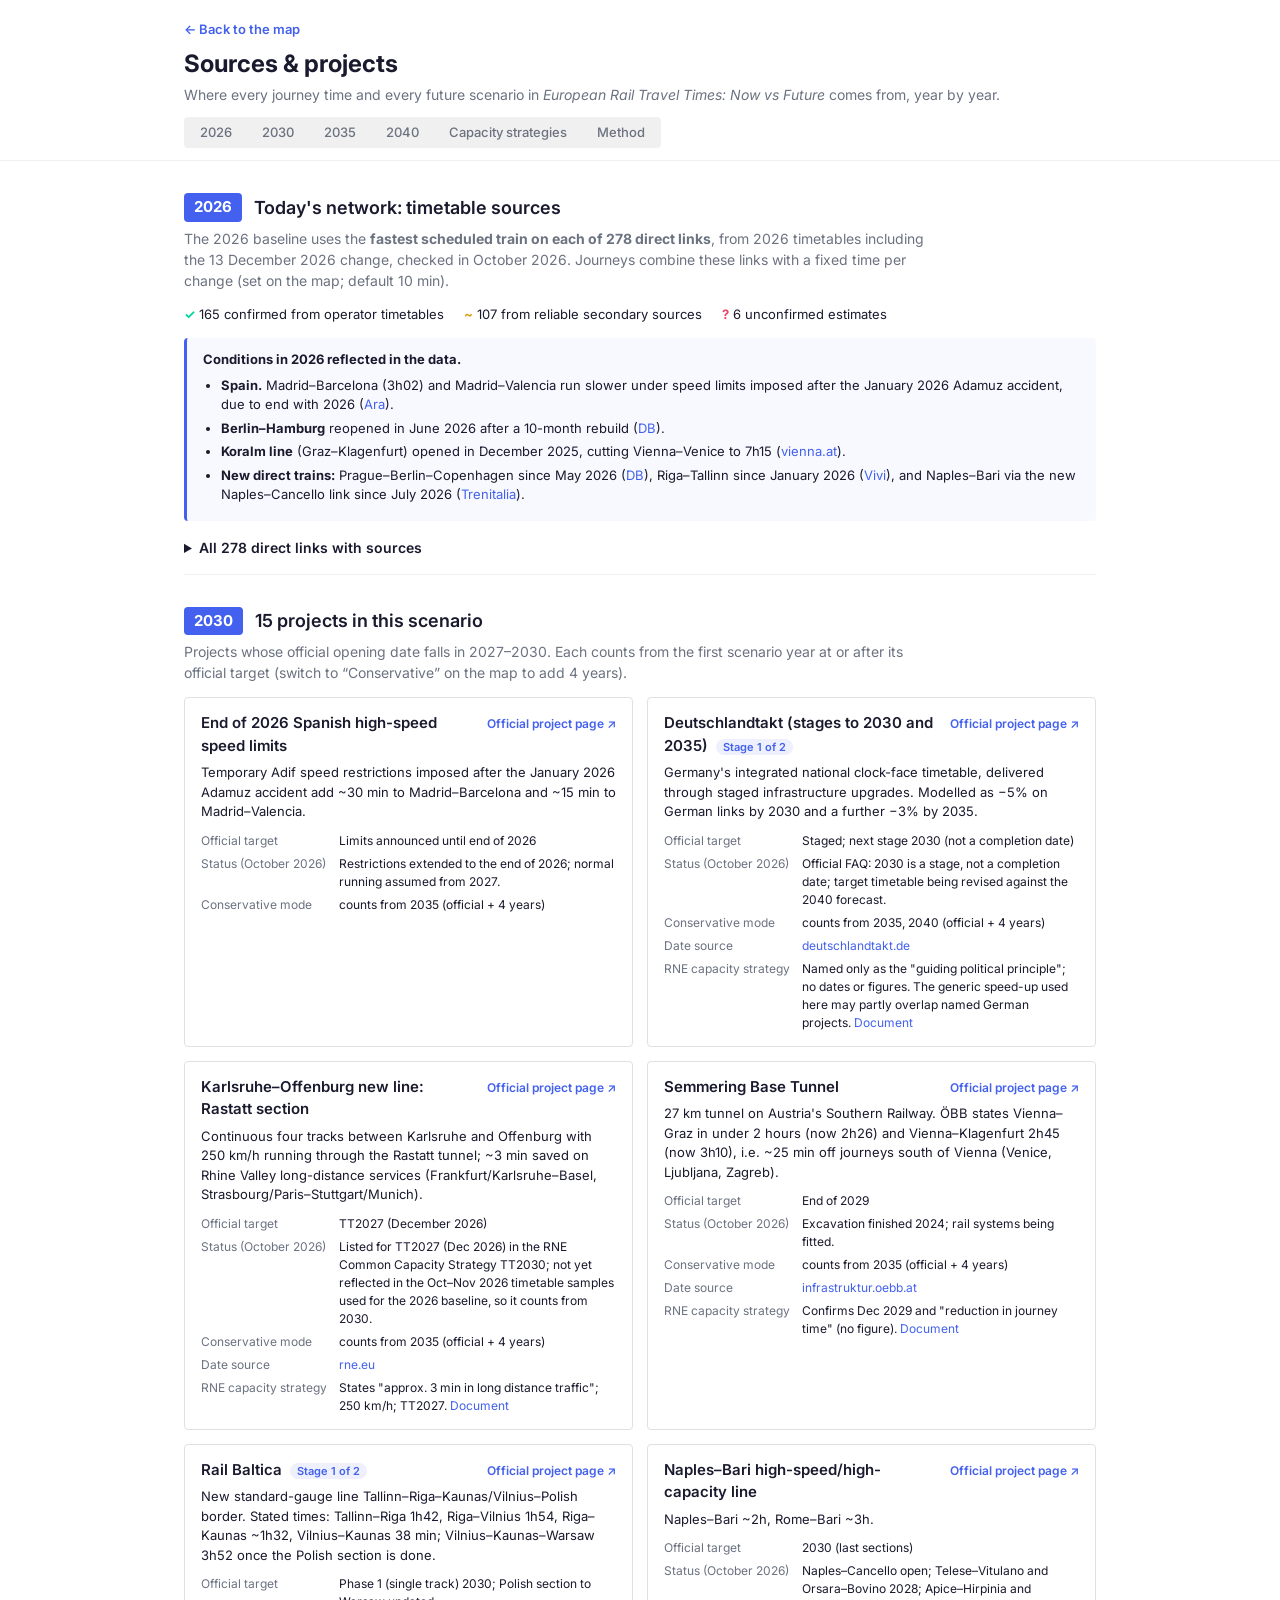
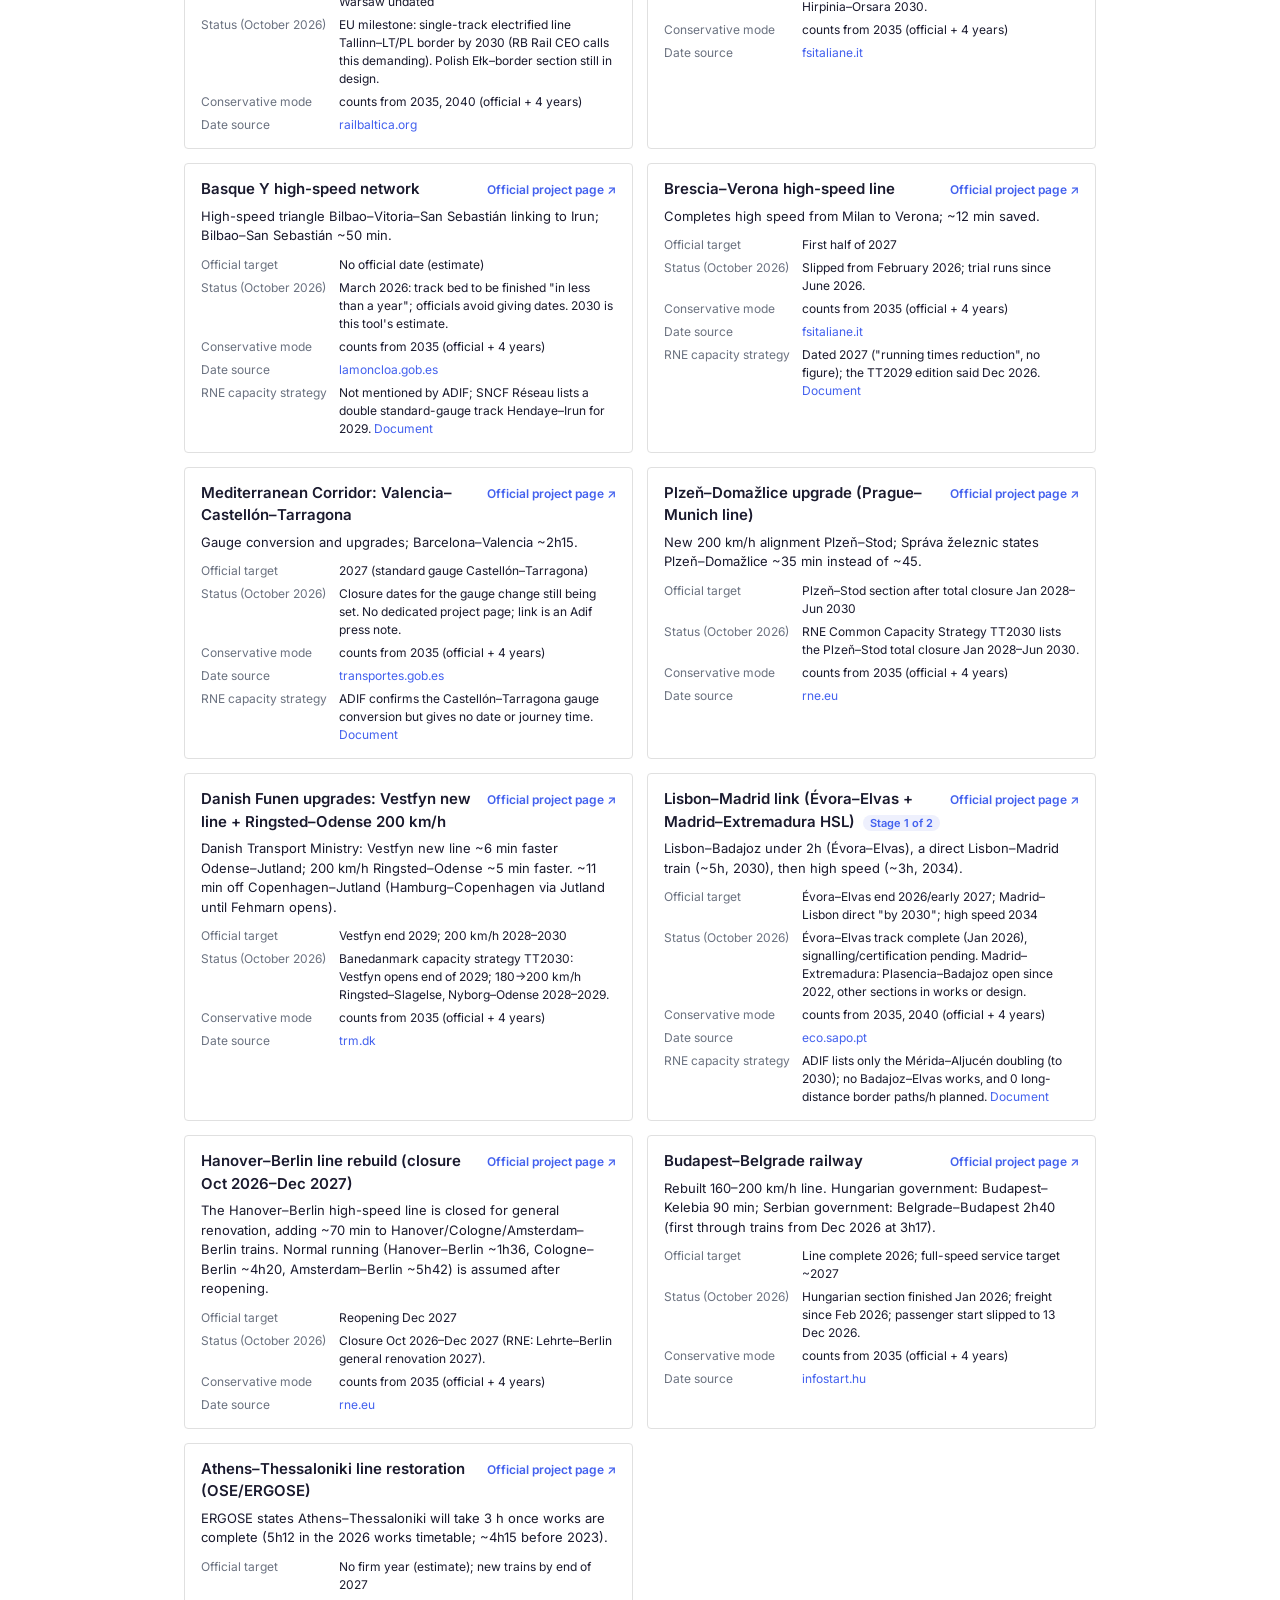
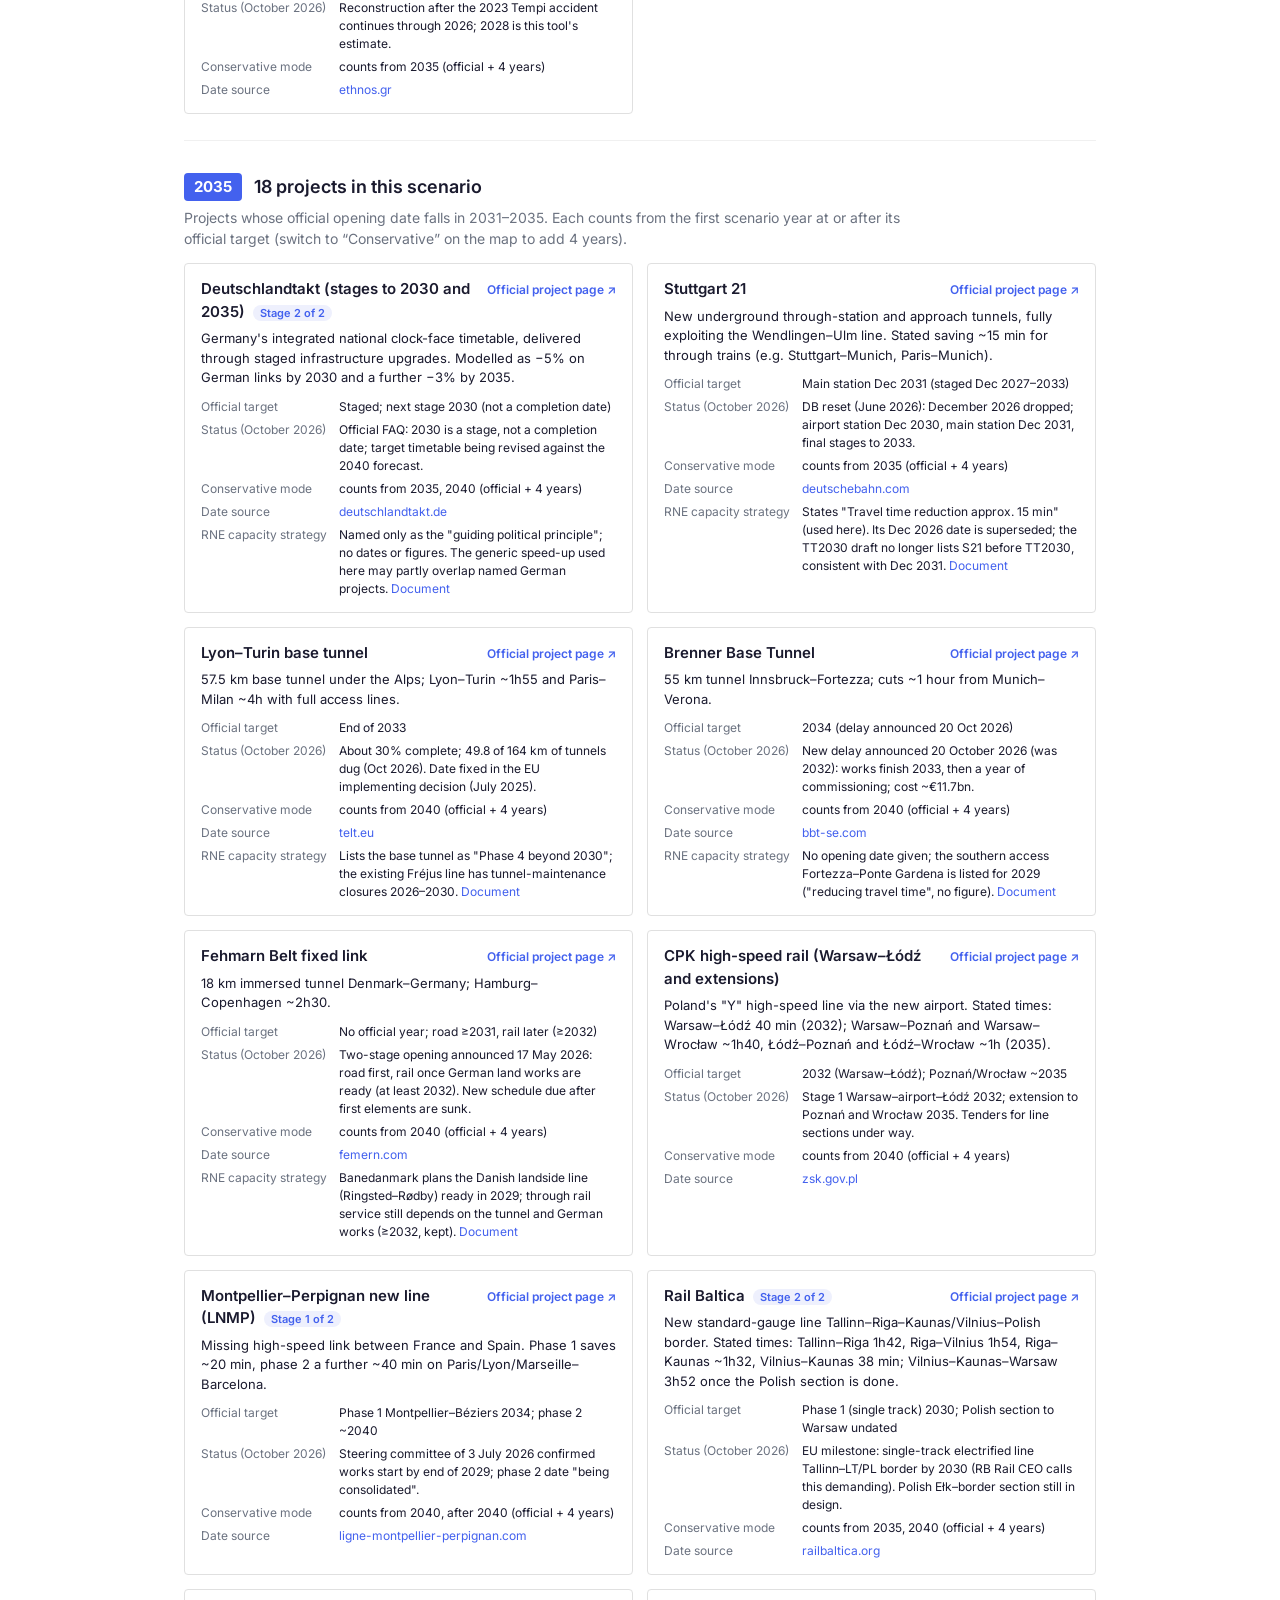
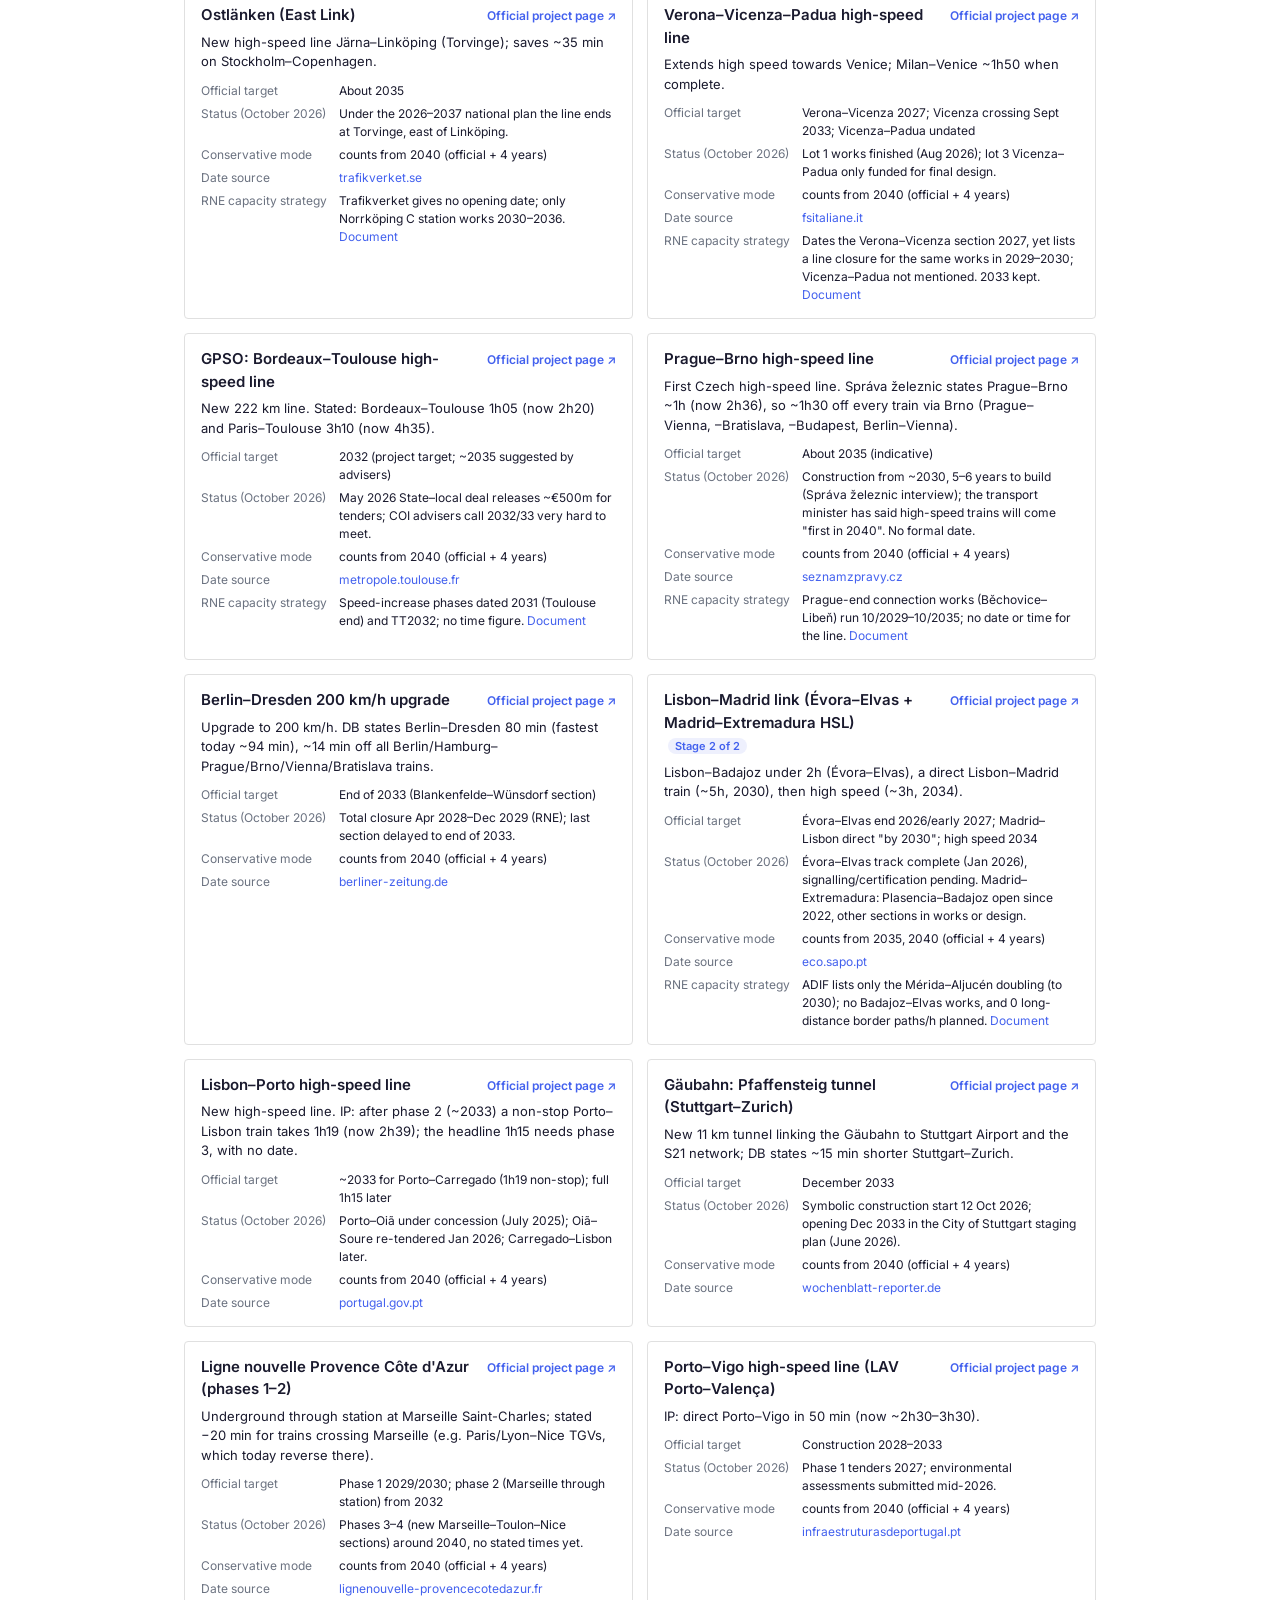
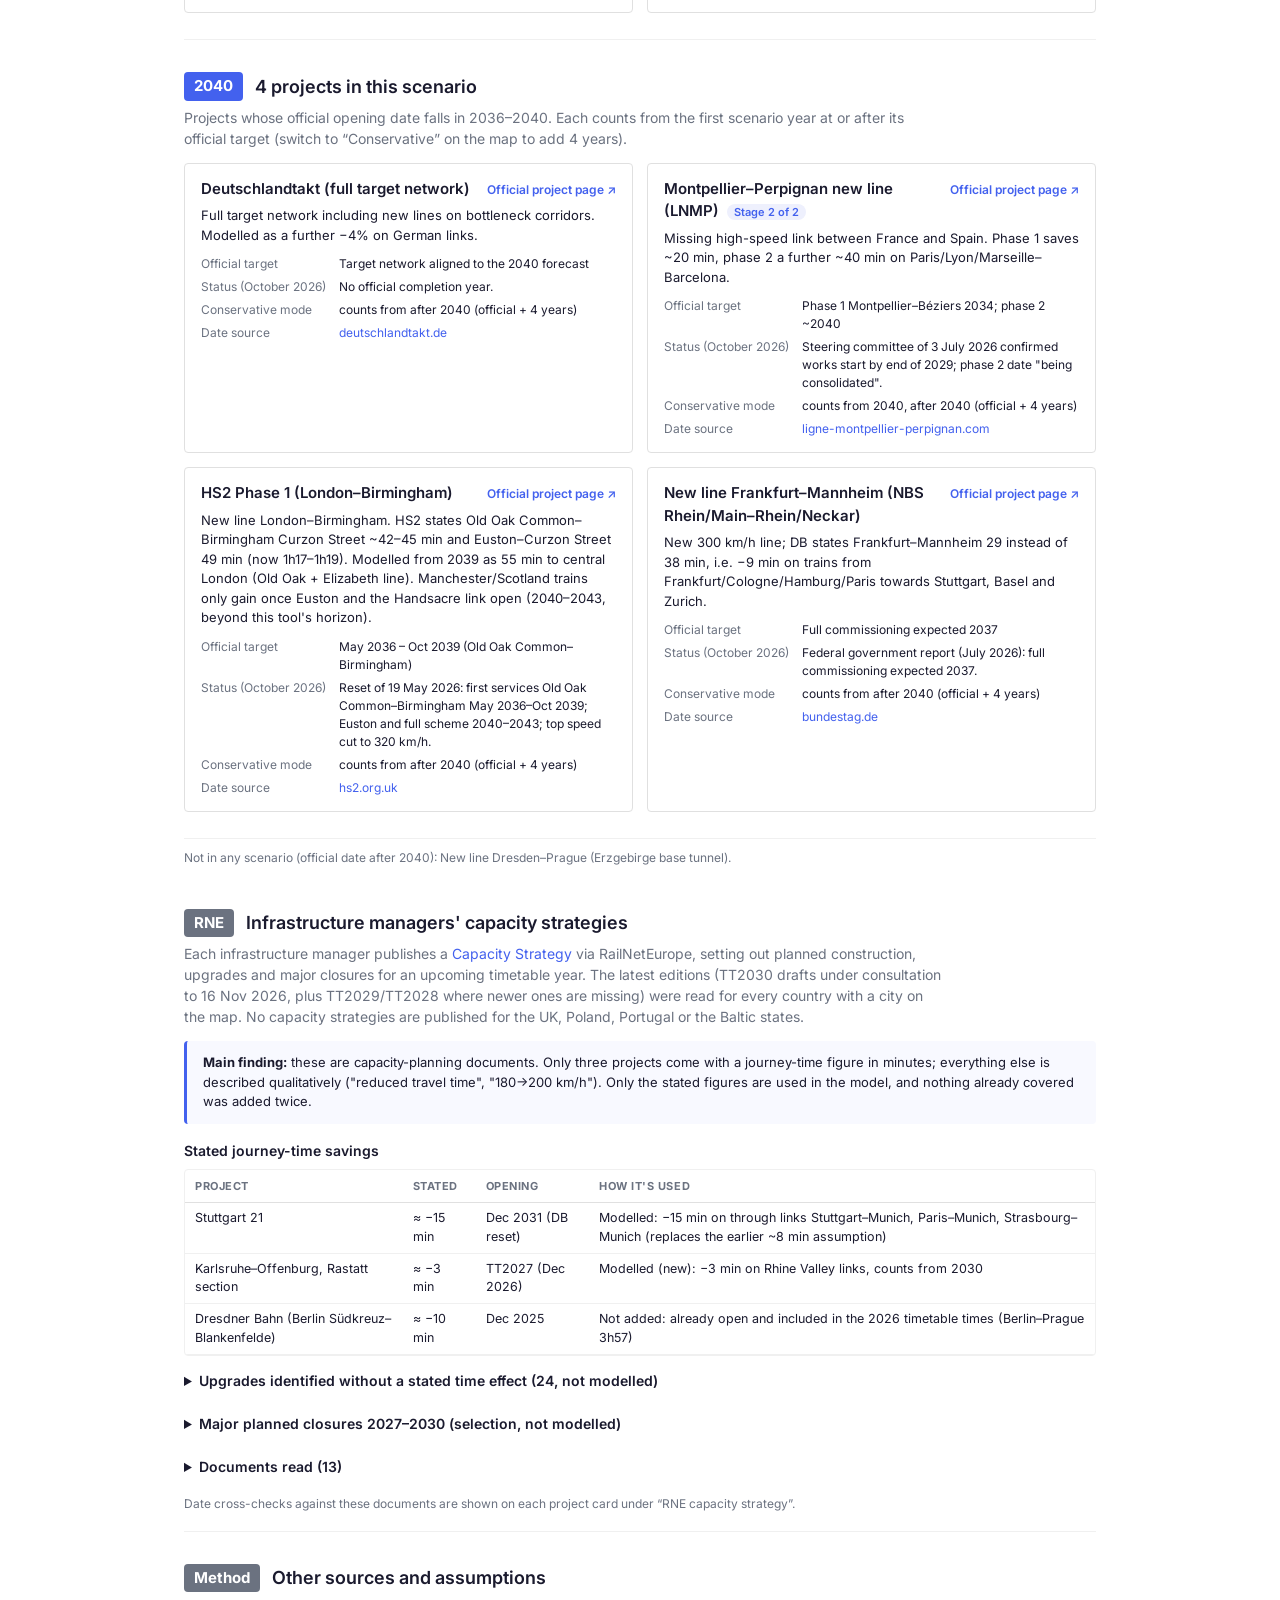
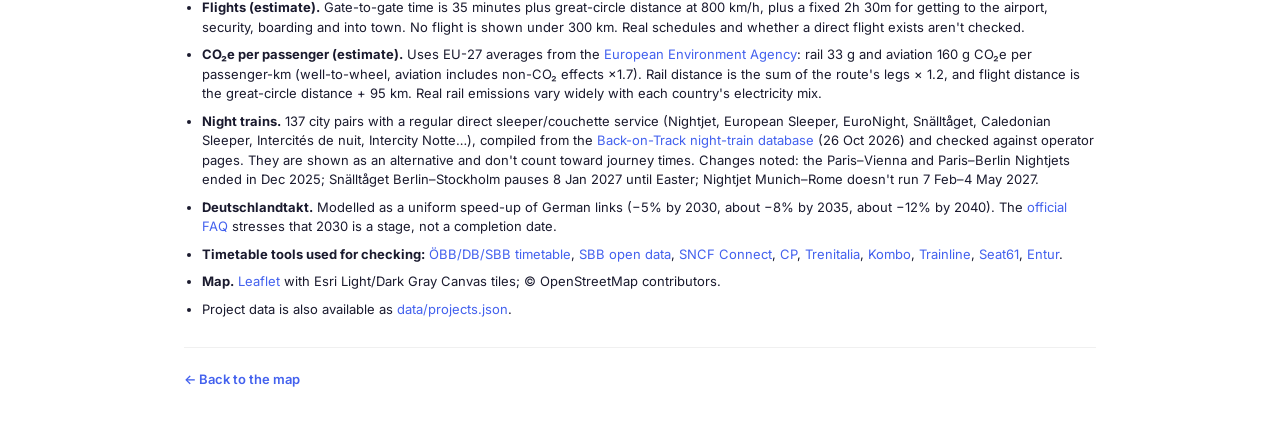
<file: sources.html>
<!DOCTYPE html>
<html lang="en">
<head>
  <meta charset="UTF-8">
  <meta name="viewport" content="width=device-width, initial-scale=1.0">
  <title>Sources &amp; projects — European Rail Travel Times</title>
  <link rel="preconnect" href="https://fonts.googleapis.com">
  <link href="https://fonts.googleapis.com/css2?family=Inter:wght@400;500;600;700&display=swap" rel="stylesheet">
  <link rel="stylesheet" href="css/styles.css">
  <link rel="stylesheet" href="css/sources.css">
  <script>try { if (localStorage.getItem('railmap-theme') === 'dark') document.documentElement.setAttribute('data-theme', 'dark'); } catch (e) {}</script>
</head>
<body class="sources-page">
  <header class="src-header">
    <div class="src-header-inner">
      <a href="index.html" class="back-link">← Back to the map</a>
      <h1>Sources &amp; projects</h1>
      <p class="lede">Where every journey time and every future scenario in <em>European Rail Travel Times: Now vs Future</em> comes from, year by year.</p>
      <nav class="year-nav" id="year-nav" aria-label="Jump to year"></nav>
    </div>
  </header>

  <main class="src-main" id="src-main"></main>

  <footer class="src-footer">
    <a href="index.html" class="back-link">← Back to the map</a>
  </footer>

  <script src="js/data.js"></script>
  <script src="js/network.js"></script>
  <script src="js/sources.js"></script>
</body>
</html>
</file>
<file: css/styles.css>
/* styles.css — European Rail Travel Times prototype */

*, *::before, *::after { box-sizing: border-box; margin: 0; padding: 0; }

:root {
  --accent:       #4361ee;
  --accent-light: #eef0fd;
  --bg:           #ffffff;
  --text:         #1a1a2e;
  --text-muted:   #6b7280;
  --border:       #f0f0f0;
  --border-mid:   #e0e0e0;
  --marker-base:  #8fa3b1;
  --green:        #06d6a0;
  --yellow:       #ffd166;
  --red:          #ef476f;
  --null-color:   #b0b8c4;
  --header-h:     64px;
  --panel-w:      340px;
  --font:         'Inter', system-ui, -apple-system, sans-serif;
  --radius:       4px;
  --map-bg:       #e8ecf0;
  --note-bg:      #f8f9ff;
  --tooltip-bg:   #1a1a2e;
  --tooltip-fg:   #ffffff;
  --toggle-active:#ffffff;
}

/* ── DARK THEME (derived from the light palette; same accent) ───────────── */
:root[data-theme="dark"] {
  --accent-light: #232a52;
  --bg:           #14161f;
  --text:         #e6e8ef;
  --text-muted:   #9aa0b0;
  --border:       #262a36;
  --border-mid:   #3a3f4e;
  --null-color:   #5c6372;
  --map-bg:       #1b1e27;
  --note-bg:      #1c2140;
  --tooltip-bg:   #e6e8ef;
  --tooltip-fg:   #14161f;
  --toggle-active:#2c3140;
  color-scheme: dark;
}

html, body { height: 100%; overflow: hidden; }

body {
  font-family: var(--font);
  font-size: 14px;
  color: var(--text);
  background: var(--bg);
}

/* ── HEADER ──────────────────────────────────────────────────────────────── */
#header {
  position: fixed;
  top: 0; left: 0; right: 0;
  height: var(--header-h);
  background: var(--bg);
  border-bottom: 1px solid var(--border);
  display: flex;
  align-items: center;
  padding: 0 20px;
  gap: 24px;
  z-index: 1000;
}

#header-title { flex: 1; min-width: 0; }

#header-title h1 {
  font-size: 15px;
  font-weight: 600;
  color: var(--text);
  white-space: nowrap;
  overflow: hidden;
  text-overflow: ellipsis;
}

#header-title p {
  font-size: 12px;
  color: var(--text-muted);
  margin-top: 1px;
  white-space: nowrap;
}

/* Scenario selector */
#scenario-selector {
  display: flex;
  gap: 2px;
  background: var(--border);
  border-radius: var(--radius);
  padding: 2px;
}

.scenario-btn {
  padding: 5px 14px;
  font-size: 13px;
  font-weight: 500;
  font-family: var(--font);
  color: var(--text-muted);
  background: transparent;
  border: none;
  border-radius: calc(var(--radius) - 1px);
  cursor: pointer;
  transition: background 0.15s, color 0.15s;
  white-space: nowrap;
}

.scenario-btn:hover { color: var(--text); }

.scenario-btn.active {
  background: var(--accent);
  color: #fff;
}

/* View toggle */
#view-toggle {
  display: flex;
  gap: 2px;
  background: var(--border);
  border-radius: var(--radius);
  padding: 2px;
}

.view-btn {
  padding: 5px 14px;
  font-size: 13px;
  font-weight: 500;
  font-family: var(--font);
  color: var(--text-muted);
  background: transparent;
  border: none;
  border-radius: calc(var(--radius) - 1px);
  cursor: pointer;
  transition: background 0.15s, color 0.15s;
  white-space: nowrap;
}

.view-btn:hover { color: var(--text); }

.view-btn.active {
  background: var(--toggle-active);
  color: var(--text);
  box-shadow: 0 1px 3px rgba(0,0,0,0.1);
}

/* Theme toggle (far right of header) */
#theme-toggle {
  flex-shrink: 0;
  width: 34px;
  height: 34px;
  font-size: 16px;
  line-height: 1;
  background: var(--border);
  border: none;
  border-radius: var(--radius);
  cursor: pointer;
}
#theme-toggle:hover { background: var(--border-mid); }

/* ── MAIN LAYOUT ─────────────────────────────────────────────────────────── */
#main {
  position: fixed;
  top: var(--header-h);
  bottom: 0;
  left: 0;
  right: 0;
  display: flex;
  overflow: hidden;
}

/* ── MAP ─────────────────────────────────────────────────────────────────── */
#map-container {
  flex: 1;
  position: relative;
  overflow: hidden;
  /* Explicit height so Leaflet always gets non-zero dimensions */
  height: calc(100vh - var(--header-h));
  min-height: 0;
}

#map {
  position: absolute;
  inset: 0;
  width: 100%;
  height: 100%;
}

/* ── SIDE PANEL ──────────────────────────────────────────────────────────── */
#side-panel {
  width: var(--panel-w);
  flex-shrink: 0;
  border-left: 1px solid var(--border);
  background: var(--bg);
  overflow-y: auto;
  display: flex;
  flex-direction: column;
}

#panel-content {
  padding: 20px;
  flex: 1;
}

/* Empty state */
#panel-empty {
  display: flex;
  flex-direction: column;
  align-items: center;
  justify-content: center;
  height: 100%;
  gap: 12px;
  padding: 40px 20px;
  text-align: center;
}

#panel-empty .icon {
  font-size: 40px;
  opacity: 0.3;
}

#panel-empty p {
  color: var(--text-muted);
  line-height: 1.5;
  font-size: 13px;
}

/* Panel section headers */
.panel-route-header {
  margin-bottom: 18px;
}

.panel-route-header h2 {
  font-size: 16px;
  font-weight: 600;
  color: var(--text);
  line-height: 1.3;
}

.panel-route-header .subtitle {
  font-size: 12px;
  color: var(--text-muted);
  margin-top: 3px;
}

/* Bar chart */
#bar-chart-wrap {
  margin-bottom: 20px;
}

.bar-row {
  display: flex;
  align-items: center;
  gap: 8px;
  margin-bottom: 8px;
}

.bar-label-year {
  width: 36px;
  font-size: 12px;
  font-weight: 600;
  color: var(--text-muted);
  flex-shrink: 0;
}

.bar-label-year.active { color: var(--accent); }

.bar-outer {
  flex: 1;
  height: 22px;
  background: var(--border);
  border-radius: var(--radius);
  overflow: hidden;
  position: relative;
}

.bar-inner {
  height: 100%;
  background: var(--border-mid);
  border-radius: var(--radius);
  transition: width 0.3s ease;
  min-width: 4px;
}

.bar-inner.active { background: var(--accent); }

.bar-null {
  height: 100%;
  display: flex;
  align-items: center;
  padding: 0 8px;
}

.bar-null span {
  font-size: 11px;
  color: var(--text-muted);
  font-style: italic;
}

.bar-time {
  width: 64px;
  font-size: 12px;
  font-weight: 600;
  color: var(--text);
  text-align: right;
  flex-shrink: 0;
}

.bar-time.active { color: var(--accent); }

/* Route details */
#route-details { margin-top: 0; }

.detail-row {
  padding: 12px 0;
  border-bottom: 1px solid var(--border);
}

.detail-row:last-child { border-bottom: none; }

.detail-year {
  font-size: 11px;
  font-weight: 700;
  text-transform: uppercase;
  letter-spacing: 0.06em;
  color: var(--text-muted);
  margin-bottom: 5px;
}

.detail-year.active { color: var(--accent); }

.detail-via {
  font-size: 13px;
  color: var(--text);
  margin-bottom: 4px;
}

.detail-transfers {
  font-size: 12px;
  color: var(--text-muted);
  margin-bottom: 4px;
}

.detail-project {
  display: inline-flex;
  align-items: center;
  gap: 5px;
  font-size: 11px;
  color: var(--accent);
  background: var(--accent-light);
  padding: 3px 8px;
  border-radius: 20px;
  margin-top: 4px;
}

.detail-project .arrow { font-size: 10px; }

/* Key improvement note */
#improvement-note {
  margin-top: 16px;
  padding: 12px;
  background: var(--note-bg);
  border-radius: var(--radius);
  border-left: 3px solid var(--accent);
}

#improvement-note p {
  font-size: 12px;
  color: var(--text);
  line-height: 1.5;
}

/* ── HEATMAP PANEL ────────────────────────────────────────────────────────── */
#heatmap-list { margin-top: 4px; }

.heatmap-row {
  display: flex;
  align-items: center;
  gap: 10px;
  padding: 9px 0;
  border-bottom: 1px solid var(--border);
  cursor: default;
}

.heatmap-row:last-child { border-bottom: none; }

.heatmap-swatch {
  width: 12px;
  height: 12px;
  border-radius: 50%;
  flex-shrink: 0;
}

.heatmap-city {
  flex: 1;
  font-size: 13px;
  color: var(--text);
  font-weight: 500;
}

.heatmap-time {
  font-size: 13px;
  color: var(--text-muted);
  font-weight: 600;
}

.heatmap-null {
  font-size: 12px;
  color: var(--null-color);
  font-style: italic;
}

/* ── LEAFLET OVERRIDES ────────────────────────────────────────────────────── */
.leaflet-container { background: var(--map-bg); }
[data-theme="dark"] .leaflet-tile-pane { filter: none; }
[data-theme="dark"] .leaflet-bar a { background: var(--bg); color: var(--text); border-color: var(--border-mid); }
[data-theme="dark"] .leaflet-control-attribution { background: rgba(20,22,31,0.8); color: var(--text-muted); }
[data-theme="dark"] .leaflet-control-attribution a { color: #8ea2ff; }

.leaflet-tile-pane { filter: saturate(0.9) brightness(1.02); }

.city-label {
  background: transparent;
  border: none;
  box-shadow: none;
  font-family: var(--font);
  font-size: 11px;
  font-weight: 600;
  color: #1a1a2e;
  text-shadow: 0 1px 2px rgba(255,255,255,0.9);
  pointer-events: none;
  white-space: nowrap;
}

/* Tooltip */
.leaflet-tooltip {
  font-family: var(--font);
  font-size: 12px;
  font-weight: 600;
  background: var(--tooltip-bg);
  color: var(--tooltip-fg);
  border: none;
  border-radius: var(--radius);
  padding: 4px 10px;
  box-shadow: none;
}

.leaflet-tooltip::before { display: none; }

/* ── SCROLLBAR ────────────────────────────────────────────────────────────── */
#side-panel::-webkit-scrollbar { width: 4px; }
#side-panel::-webkit-scrollbar-thumb { background: var(--border-mid); border-radius: 2px; }

/* ── RESPONSIVE ──────────────────────────────────────────────────────────── */
@media (max-width: 900px) {
  :root { --panel-w: 280px; }
  #header-title p { display: none; }
}

@media (max-width: 640px) {
  :root { --panel-w: 100%; --header-h: 56px; }
  #main { flex-direction: column; }
  #map-container { flex: 1; min-height: 0; }
  #side-panel {
    width: 100%;
    height: 280px;
    border-left: none;
    border-top: 1px solid var(--border);
    flex-shrink: 0;
  }
}

/* ── SETTINGS (top of side panel) ─────────────────────────────────────────── */
#settings {
  position: sticky; top: 0; z-index: 5;
  background: var(--bg);
  border-bottom: 1px solid var(--border);
  padding: 12px 20px 10px;
  display: flex; flex-direction: column; gap: 10px;
}
.setting { display: flex; flex-direction: column; gap: 5px; }
.setting label, .setting-label { font-size: 12px; color: var(--text-muted); display: flex; justify-content: space-between; }
.setting label strong { color: var(--accent); }
#transfer-slider { width: 100%; accent-color: var(--accent); }
.seg { display: flex; gap: 2px; background: var(--border); border-radius: var(--radius); padding: 2px; }
.seg-btn {
  flex: 1; padding: 4px 8px; font: 500 12px var(--font); color: var(--text-muted);
  background: transparent; border: none; border-radius: calc(var(--radius) - 1px); cursor: pointer;
}
.seg-btn.active { background: var(--accent); color: #fff; }
.setting-note { font-size: 11px; color: var(--text-muted); }

/* ── PANEL SECTIONS ──────────────────────────────────────────────────────── */
.panel-h3 {
  font-size: 11px; font-weight: 700; text-transform: uppercase; letter-spacing: 0.06em;
  color: var(--text-muted); margin: 20px 0 8px;
}
#panel-content a { color: var(--accent); text-decoration: none; }
#panel-content a:hover { text-decoration: underline; }
.legend { font-size: 11px; color: var(--text-muted); line-height: 1.45; margin: 6px 0 10px; }
.muted-italic { color: var(--null-color); font-style: italic; }

/* Legs */
.legs { border: 1px solid var(--border); border-radius: var(--radius); padding: 4px 10px; }
.leg { display: grid; grid-template-columns: 16px 1fr auto; gap: 2px 6px; padding: 7px 0; align-items: baseline; }
.leg-name { font-size: 13px; font-weight: 500; }
.leg-time { font-size: 13px; font-weight: 600; }
.leg-note { grid-column: 2 / 4; font-size: 11px; color: var(--text-muted); }
.leg-conf { font-size: 12px; font-weight: 700; text-align: center; cursor: help; }
.conf-h { color: var(--green); }
.conf-m { color: #d4a017; }
.conf-l { color: var(--red); }
.conf-plan { color: var(--accent); }
.leg-change { font-size: 11px; color: var(--text-muted); padding: 3px 0 3px 22px; border-top: 1px dashed var(--border-mid); border-bottom: 1px dashed var(--border-mid); }

/* Flight comparison */
.flight-card { margin: 14px 0 4px; padding: 10px 12px; border: 1px solid var(--border); border-radius: var(--radius); }
.flight-head { font-size: 13px; margin-bottom: 4px; }
.flight-card p { font-size: 12px; color: var(--text-muted); }
.flight-disclose { font-size: 11px !important; line-height: 1.45; margin-top: 6px; }
.verdict { display: inline-block; font-size: 12px; font-weight: 600; padding: 2px 8px; border-radius: 20px; }
.verdict.good { background: rgba(6, 214, 160, 0.15); color: #05a57c; }
.verdict.bad { background: rgba(239, 71, 111, 0.12); color: #d63a5e; }

/* Project cards */
.project-card { padding: 10px 12px; background: var(--note-bg); border-left: 3px solid var(--accent); border-radius: var(--radius); margin-bottom: 8px; }
.project-title { font-size: 13px; font-weight: 600; margin-bottom: 4px; }
.project-year { font-size: 11px; font-weight: 500; color: var(--text-muted); margin-left: 4px; }
.project-desc { font-size: 12px; line-height: 1.45; margin-bottom: 4px; }
.project-status { font-size: 11px; color: var(--text-muted); line-height: 1.45; }
.detail-project a { color: var(--accent) !important; }

/* Heatmap legend */
.heat-legend { display: grid; grid-template-columns: 1fr 1fr 1fr auto; font-size: 10px; color: var(--text-muted); margin: 0 0 10px; row-gap: 3px; }
.heat-bar { grid-column: 1 / 4; height: 8px; border-radius: 4px; background: linear-gradient(90deg, #06d6a0 0%, #ffd166 40%, #ef476f 100%); }
.heat-legend span:nth-child(2) { grid-column: 1; grid-row: 2; }
.heat-legend span:nth-child(3) { grid-column: 2; grid-row: 2; text-align: center; }
.heat-legend span:nth-child(4) { grid-column: 3; grid-row: 2; text-align: right; }
.heat-null { grid-column: 4; grid-row: 1 / 3; padding-left: 10px; align-self: center; }
.heat-null::before { content: ''; display: inline-block; width: 8px; height: 8px; border-radius: 50%; background: #b0b8c4; margin-right: 4px; }

#sources-link { color: var(--accent); font-weight: 600; text-decoration: none; }
#sources-link:hover { text-decoration: underline; }

/* ── New panel cards: CO₂, night trains, export ──────────────────────────── */
#settings { position: static; }
#settings input[type="search"], #settings select {
  width: 100%; padding: 6px 8px; font: 13px var(--font); color: var(--text);
  background: var(--bg); border: 1px solid var(--border-mid); border-radius: var(--radius);
}
.link-btn { background: none; border: none; padding: 0; margin-top: 4px; font: 600 11px var(--font); color: var(--accent); cursor: pointer; display: block; }
.link-btn:hover { text-decoration: underline; }
.route-title-row { display: flex; justify-content: space-between; align-items: center; gap: 8px; }
.icon-btn { flex-shrink: 0; font: 600 11px var(--font); color: var(--accent); background: var(--accent-light); border: none; border-radius: var(--radius); padding: 4px 8px; cursor: pointer; }
.co2-card, .night-card { margin: 10px 0 4px; padding: 10px 12px; border: 1px solid var(--border); border-radius: var(--radius); }
.co2-row { display: grid; grid-template-columns: 62px 1fr 52px; align-items: center; gap: 8px; margin: 6px 0; font-size: 12px; }
.co2-track { height: 10px; background: var(--border); border-radius: 5px; overflow: hidden; }
.co2-bar { height: 100%; border-radius: 5px; }
.co2-bar.rail { background: var(--green); }
.co2-bar.air { background: var(--red); }
.co2-val { text-align: right; font-weight: 600; }
.night-row { padding: 6px 0; border-bottom: 1px solid var(--border); }
.night-row:last-of-type { border-bottom: none; }
.night-top { display: flex; justify-content: space-between; font-size: 12.5px; }
.night-meta { font-size: 11px; color: var(--text-muted); }
#map.dim-tiles .leaflet-tile-pane { filter: brightness(0.62) saturate(0.9) contrast(1.05); }
@media (max-width: 900px) {
  #header-title p { display: block !important; }
  #header-title .hint { display: none; }
}
.city-note { font-size: 12px; line-height: 1.45; padding: 8px 10px; margin: 8px 0; background: var(--note-bg); border-left: 3px solid var(--yellow); border-radius: var(--radius); }
</file>
<file: css/sources.css>
/* sources.css — Sources & projects page (shares variables and themes with styles.css) */

html, body.sources-page { height: auto; overflow: auto; }
body.sources-page { background: var(--bg); color: var(--text); line-height: 1.5; }
.sources-page a { color: var(--accent); text-decoration: none; }
.sources-page a:hover { text-decoration: underline; }

.src-header { border-bottom: 1px solid var(--border); position: sticky; top: 0; background: var(--bg); z-index: 10; }
.src-header-inner, .src-main, .src-footer { max-width: 960px; margin: 0 auto; padding-left: 24px; padding-right: 24px; }
.src-header-inner { padding-top: 18px; padding-bottom: 12px; }
.back-link { font-size: 13px; font-weight: 600; }
.src-header h1 { font-size: 24px; font-weight: 700; margin: 6px 0 2px; }
.lede { font-size: 14px; color: var(--text-muted); }
.year-nav { display: flex; gap: 2px; background: var(--border); border-radius: var(--radius); padding: 2px; width: fit-content; margin-top: 12px; }
.year-nav a { padding: 4px 14px; font-size: 13px; font-weight: 500; color: var(--text-muted); border-radius: calc(var(--radius) - 1px); }
.year-nav a:hover { background: var(--accent); color: #fff; text-decoration: none; }

.year-section { padding: 32px 0 8px; border-bottom: 1px solid var(--border); scroll-margin-top: 150px; }
.year-head { display: flex; align-items: center; gap: 12px; margin-bottom: 6px; }
.year-badge { background: var(--accent); color: #fff; font-weight: 700; font-size: 15px; padding: 3px 10px; border-radius: var(--radius); }
.year-badge.alt { background: var(--text-muted); }
.year-head h2 { font-size: 18px; font-weight: 600; }
.year-intro { font-size: 14px; color: var(--text-muted); max-width: 760px; margin-bottom: 14px; }
.small { font-size: 12px; color: var(--text-muted); margin: 10px 0; }

.conf-summary { display: flex; flex-wrap: wrap; gap: 8px 20px; font-size: 13px; margin-bottom: 14px; }
.conf-h { color: var(--green); } .conf-m { color: #d4a017; } .conf-l { color: var(--red); }

.callout { background: var(--note-bg); border-left: 3px solid var(--accent); border-radius: var(--radius); padding: 12px 16px; font-size: 13px; margin-bottom: 16px; }
.callout ul { margin: 6px 0 0 18px; }
.callout li { margin-bottom: 4px; }

.links-table summary { cursor: pointer; font-weight: 600; font-size: 14px; margin-bottom: 8px; }
.table-wrap { border: 1px solid var(--border); border-radius: var(--radius); overflow-x: auto; }
.links-table table { width: 100%; border-collapse: collapse; font-size: 12.5px; }
.links-table th { text-align: left; font-size: 11px; text-transform: uppercase; letter-spacing: 0.05em; color: var(--text-muted); padding: 8px 10px; border-bottom: 1px solid var(--border-mid); position: sticky; top: 0; background: var(--bg); }
.links-table td { padding: 6px 10px; border-bottom: 1px solid var(--border); vertical-align: top; }
.links-table tr:last-child td { border-bottom: none; }
.links-table .lk { font-weight: 500; white-space: nowrap; }
.links-table .tm { font-weight: 600; white-space: nowrap; }
.links-table .nt { color: var(--text-muted); }
.links-table .cf { text-align: center; font-weight: 700; }
.links-table .sr { white-space: nowrap; }

.proj-grid { display: grid; grid-template-columns: repeat(auto-fill, minmax(420px, 1fr)); gap: 14px; margin-bottom: 18px; }
.proj { border: 1px solid var(--border-mid); border-radius: var(--radius); padding: 14px 16px; }
.proj-top { display: flex; justify-content: space-between; align-items: baseline; gap: 10px; margin-bottom: 6px; }
.proj h3 { font-size: 15px; font-weight: 600; }
.stage { font-size: 11px; font-weight: 600; color: var(--accent); background: var(--accent-light); padding: 1px 7px; border-radius: 20px; margin-left: 4px; white-space: nowrap; }
.proj-link { font-size: 12px; font-weight: 600; white-space: nowrap; }
.proj-desc { font-size: 13px; margin-bottom: 10px; }
.proj-meta { display: grid; gap: 5px; font-size: 12px; }
.proj-meta div { display: grid; grid-template-columns: 130px 1fr; gap: 8px; }
.proj-meta dt { color: var(--text-muted); }
.proj-meta dd { margin: 0; }

.method-list { font-size: 13px; margin: 4px 0 20px 18px; }
.method-list li { margin-bottom: 8px; }
.src-footer { padding-top: 20px; padding-bottom: 40px; }

@media (max-width: 640px) {
  .proj-grid { grid-template-columns: 1fr; }
  .proj-meta div { grid-template-columns: 1fr; gap: 0; }
}

.sub-h { font-size: 14px; font-weight: 600; margin: 16px 0 8px; }
table.plain { width: 100%; border-collapse: collapse; font-size: 12.5px; }
table.plain th { text-align: left; font-size: 11px; text-transform: uppercase; letter-spacing: 0.05em; color: var(--text-muted); padding: 8px 10px; border-bottom: 1px solid var(--border-mid); }
table.plain td { padding: 6px 10px; border-bottom: 1px solid var(--border); vertical-align: top; }
.year-section details { margin-top: 14px; }
</file>
